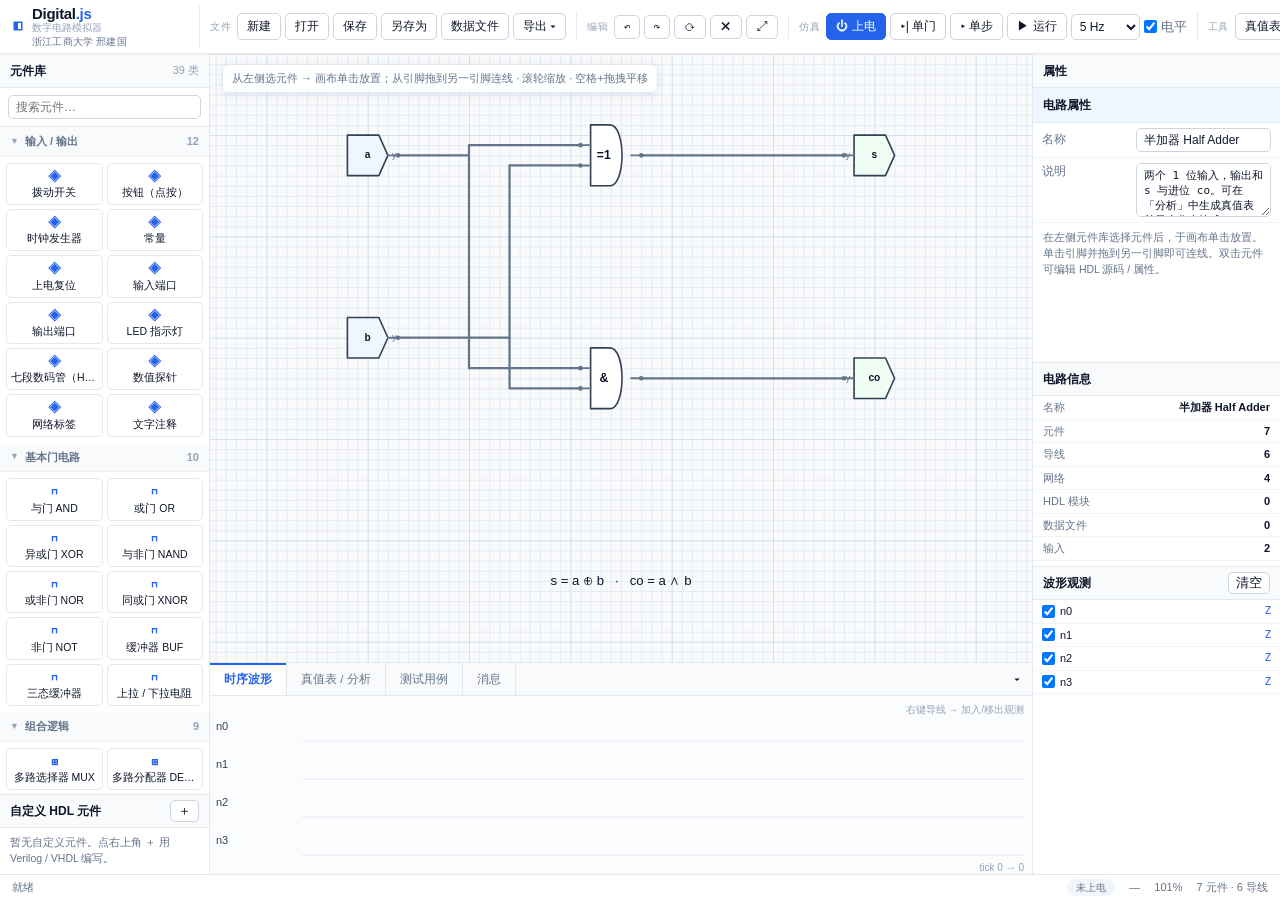
<file: index.html>
<!DOCTYPE html>
<html lang="zh-CN">
<head>
<meta charset="UTF-8">
<meta name="viewport" content="width=device-width, initial-scale=1">
<title>Digital.js · 数字电路模拟软件</title>
<link rel="stylesheet" href="css/style.css">
</head>
<body>

<header id="toolbar">
  <div class="brand"><span class="logo">◧</span><div><b>Digital<span>.js</span></b><small>数字电路模拟器</small><span class="byline">浙江工商大学 邢建国</span></div></div>

  <div class="tb-group">
    <span class="tb-label">文件</span>
    <button data-act="new" title="新建电路">新建</button>
    <button data-act="open" title="打开 .json 电路">打开</button>
    <button data-act="save" title="保存电路 (Ctrl+S)">保存</button>
    <button data-act="save-as" title="另存为… (Ctrl+Shift+S)">另存为</button>
    <button data-act="data-files" title="管理 $readmemh 使用的存储器数据文件">数据文件</button>
    <button data-act="export-menu" title="导出">导出 ▾</button>
  </div>

  <div class="tb-group">
    <span class="tb-label">编辑</span>
    <button data-act="undo" title="撤销 (Ctrl+Z)">↶</button>
    <button data-act="redo" title="重做 (Ctrl+Y)">↷</button>
    <button data-act="rotate" title="旋转 (R)">⟳</button>
    <button data-act="delete" title="删除 (Del)">✕</button>
    <button data-act="fit" title="适配视图 (F)">⤢</button>
  </div>

  <div class="tb-group sim-group">
    <span class="tb-label">仿真</span>
    <button data-act="power" id="btn-power" class="primary" title="上电 / 断电">⏻ 上电</button>
    <button data-act="gate-step" title="单门步进（定位振荡）">▸| 单门</button>
    <button data-act="step" title="单步（一个 tick）">▸ 单步</button>
    <button data-act="run" id="btn-run" title="连续运行 / 暂停">▶ 运行</button>
    <select id="speed" title="运行速度（tick / 秒）">
      <option value="1">1 Hz</option><option value="2">2 Hz</option><option value="5" selected>5 Hz</option>
      <option value="10">10 Hz</option><option value="25">25 Hz</option><option value="50">50 Hz</option>
      <option value="100">100 Hz</option><option value="500">500 Hz</option>
    </select>
    <label class="chk"><input type="checkbox" id="show-values" checked> 电平</label>
  </div>

  <div class="tb-group">
    <span class="tb-label">工具</span>
    <button data-act="truth" title="分析真值表并最小化">真值表</button>
    <button data-act="hdl" title="Verilog / VHDL 导出与编辑">HDL ▾</button>
    <button data-act="examples" title="内置示例">示例</button>
    <button data-act="help" title="帮助与快捷键">?</button>
  </div>

  <div class="tb-right"><span id="top-status">就绪</span></div>
</header>

<main>
  <aside id="palette" class="side">
    <div class="panel-head"><b>元件库</b><span id="comp-count"></span></div>
    <div class="search-box"><input id="search" placeholder="搜索元件…" autocomplete="off"></div>
    <div id="palette-list" class="scroll"></div>
    <div class="panel-head sub"><b>自定义 HDL 元件</b><button id="add-hdl" title="新建 HDL 元件">＋</button></div>
    <div id="hdl-list" class="scroll small"></div>
  </aside>

  <section id="workspace">
    <div id="canvas-wrap">
      <canvas id="canvas"></canvas>
      <div id="canvas-hint" class="hint"></div>
      <div id="place-badge" class="place-badge hidden"></div>
    </div>

    <div id="bottom-panel">
      <div class="tabs">
        <button class="tab active" data-tab="wave">时序波形</button>
        <button class="tab" data-tab="table">真值表 / 分析</button>
        <button class="tab" data-tab="tests">测试用例</button>
        <button class="tab" data-tab="log">消息 <span id="log-badge" class="badge hidden">0</span></button>
        <div class="tab-right"><button id="toggle-bottom" title="折叠 / 展开">▾</button></div>
      </div>
      <div class="tab-body">
        <div id="tab-wave" class="tab-pane active"><canvas id="wave"></canvas><div class="pane-tip">右键导线 → 加入/移出观测</div></div>
        <div id="tab-table" class="tab-pane scroll"><div class="empty">点击工具栏「真值表」分析当前电路</div></div>
        <div id="tab-tests" class="tab-pane">
          <div class="test-editor"><textarea id="test-editor" spellcheck="false" placeholder="a b | y&#10;0 0 | 0&#10;0 1 | 1"></textarea>
            <div class="test-side"><button data-act="run-tests" class="primary">▶ 运行测试</button><button data-act="gen-tests">生成模板</button><div id="test-summary"></div></div>
          </div>
          <div id="test-result" class="scroll"></div>
        </div>
        <div id="tab-log" class="tab-pane scroll"></div>
      </div>
    </div>
  </section>

  <aside id="inspector" class="side">
    <div class="panel-head"><b>属性</b></div>
    <div id="props" class="scroll"></div>
    <div class="panel-head sub"><b>电路信息</b></div>
    <div id="circuit-info" class="scroll small"></div>
    <div class="panel-head sub"><b>波形观测</b><button id="watch-clear" title="清空">清空</button></div>
    <div id="watch-list" class="scroll small"></div>
  </aside>
</main>

<footer id="status-bar">
  <span id="status-text">就绪</span>
  <span class="spacer"></span>
  <span id="status-sim" class="pill">未上电</span>
  <span id="status-coords">—</span>
  <span id="status-zoom">100%</span>
  <span id="status-count">0 元件</span>
</footer>

<div id="context-menu" class="ctx hidden"></div>
<div id="modal-root"></div>
<input type="file" id="file-input" hidden>
<input type="file" id="hdl-file-input" hidden accept=".v,.sv,.vhdl,.vhd,.txt">
<input type="file" id="data-file-input" hidden multiple accept=".hex,.mem,.mif,.dat,.bin,.txt,.v,.sv">

<script src="js/util.js"></script>
<script src="js/library.js"></script>
<script src="js/netlist.js"></script>
<script src="js/simulator.js"></script>
<script src="js/hdl-parse.js"></script>
<script src="js/hdl-io.js"></script>
<script src="js/analysis.js"></script>
<script src="js/examples.js"></script>
<script src="js/render.js"></script>
<script src="js/editor.js"></script>
<script src="js/app.js"></script>
</body>
</html>
</file>
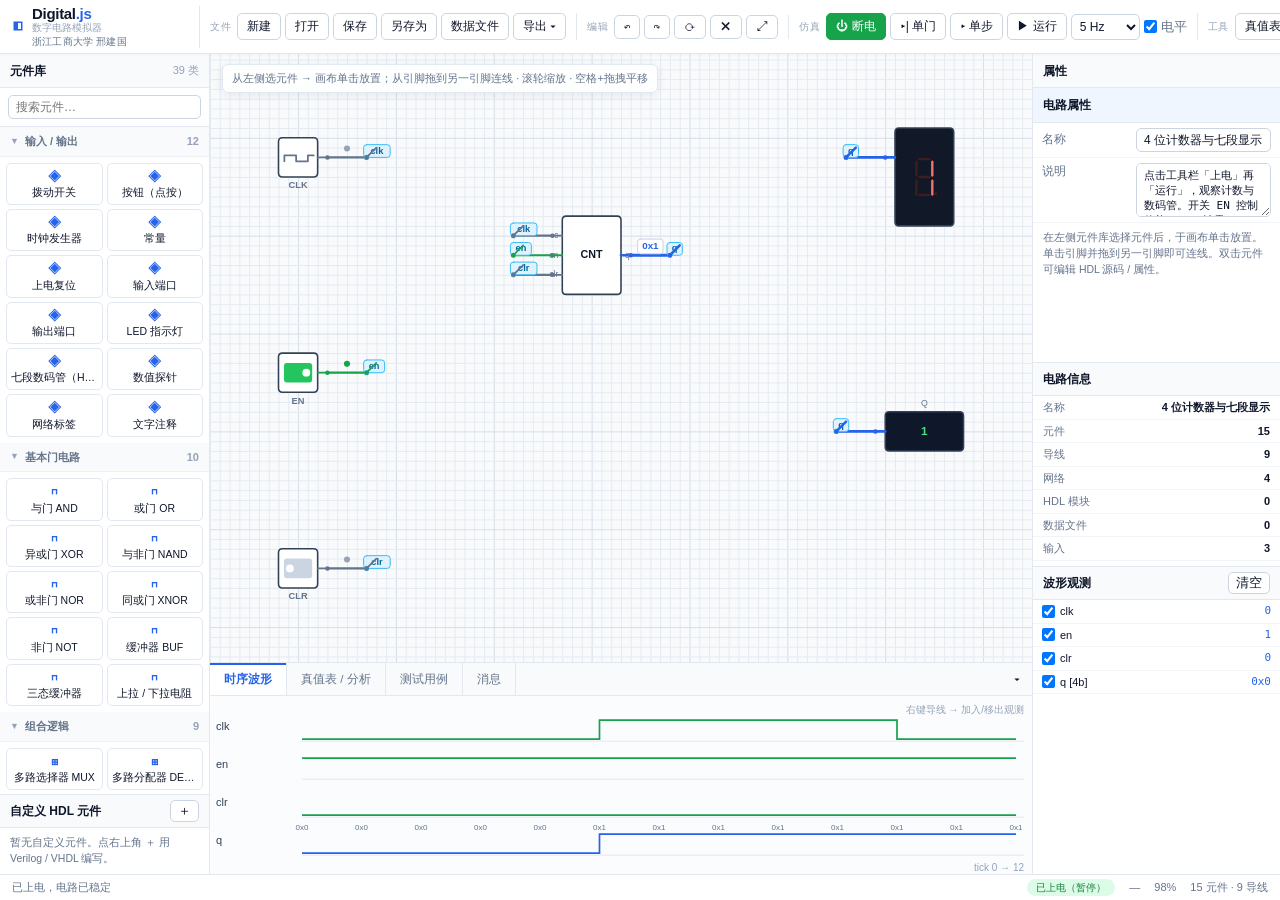
<file: tests/shot.html>
<!DOCTYPE html>
<html lang="zh-CN">
<head>
<meta charset="UTF-8">
<meta name="viewport" content="width=device-width, initial-scale=1">
<title>Digital.js · 数字电路模拟软件</title>
<link rel="stylesheet" href="../css/style.css">
</head>
<body>

<header id="toolbar">
  <div class="brand"><span class="logo">◧</span><div><b>Digital<span>.js</span></b><small>数字电路模拟器</small><span class="byline">浙江工商大学 邢建国</span></div></div>

  <div class="tb-group">
    <span class="tb-label">文件</span>
    <button data-act="new" title="新建电路">新建</button>
    <button data-act="open" title="打开 .json 电路">打开</button>
    <button data-act="save" title="保存电路 (Ctrl+S)">保存</button>
    <button data-act="save-as" title="另存为… (Ctrl+Shift+S)">另存为</button>
    <button data-act="data-files" title="管理 $readmemh 使用的存储器数据文件">数据文件</button>
    <button data-act="export-menu" title="导出">导出 ▾</button>
  </div>

  <div class="tb-group">
    <span class="tb-label">编辑</span>
    <button data-act="undo" title="撤销 (Ctrl+Z)">↶</button>
    <button data-act="redo" title="重做 (Ctrl+Y)">↷</button>
    <button data-act="rotate" title="旋转 (R)">⟳</button>
    <button data-act="delete" title="删除 (Del)">✕</button>
    <button data-act="fit" title="适配视图 (F)">⤢</button>
  </div>

  <div class="tb-group sim-group">
    <span class="tb-label">仿真</span>
    <button data-act="power" id="btn-power" class="primary" title="上电 / 断电">⏻ 上电</button>
    <button data-act="gate-step" title="单门步进（定位振荡）">▸| 单门</button>
    <button data-act="step" title="单步（一个 tick）">▸ 单步</button>
    <button data-act="run" id="btn-run" title="连续运行 / 暂停">▶ 运行</button>
    <select id="speed" title="运行速度（tick / 秒）">
      <option value="1">1 Hz</option><option value="2">2 Hz</option><option value="5" selected>5 Hz</option>
      <option value="10">10 Hz</option><option value="25">25 Hz</option><option value="50">50 Hz</option>
      <option value="100">100 Hz</option><option value="500">500 Hz</option>
    </select>
    <label class="chk"><input type="checkbox" id="show-values" checked> 电平</label>
  </div>

  <div class="tb-group">
    <span class="tb-label">工具</span>
    <button data-act="truth" title="分析真值表并最小化">真值表</button>
    <button data-act="hdl" title="Verilog / VHDL 导出与编辑">HDL ▾</button>
    <button data-act="examples" title="内置示例">示例</button>
    <button data-act="help" title="帮助与快捷键">?</button>
  </div>

  <div class="tb-right"><span id="top-status">就绪</span></div>
</header>

<main>
  <aside id="palette" class="side">
    <div class="panel-head"><b>元件库</b><span id="comp-count"></span></div>
    <div class="search-box"><input id="search" placeholder="搜索元件…" autocomplete="off"></div>
    <div id="palette-list" class="scroll"></div>
    <div class="panel-head sub"><b>自定义 HDL 元件</b><button id="add-hdl" title="新建 HDL 元件">＋</button></div>
    <div id="hdl-list" class="scroll small"></div>
  </aside>

  <section id="workspace">
    <div id="canvas-wrap">
      <canvas id="canvas"></canvas>
      <div id="canvas-hint" class="hint"></div>
      <div id="place-badge" class="place-badge hidden"></div>
    </div>

    <div id="bottom-panel">
      <div class="tabs">
        <button class="tab active" data-tab="wave">时序波形</button>
        <button class="tab" data-tab="table">真值表 / 分析</button>
        <button class="tab" data-tab="tests">测试用例</button>
        <button class="tab" data-tab="log">消息 <span id="log-badge" class="badge hidden">0</span></button>
        <div class="tab-right"><button id="toggle-bottom" title="折叠 / 展开">▾</button></div>
      </div>
      <div class="tab-body">
        <div id="tab-wave" class="tab-pane active"><canvas id="wave"></canvas><div class="pane-tip">右键导线 → 加入/移出观测</div></div>
        <div id="tab-table" class="tab-pane scroll"><div class="empty">点击工具栏「真值表」分析当前电路</div></div>
        <div id="tab-tests" class="tab-pane">
          <div class="test-editor"><textarea id="test-editor" spellcheck="false" placeholder="a b | y&#10;0 0 | 0&#10;0 1 | 1"></textarea>
            <div class="test-side"><button data-act="run-tests" class="primary">▶ 运行测试</button><button data-act="gen-tests">生成模板</button><div id="test-summary"></div></div>
          </div>
          <div id="test-result" class="scroll"></div>
        </div>
        <div id="tab-log" class="tab-pane scroll"></div>
      </div>
    </div>
  </section>

  <aside id="inspector" class="side">
    <div class="panel-head"><b>属性</b></div>
    <div id="props" class="scroll"></div>
    <div class="panel-head sub"><b>电路信息</b></div>
    <div id="circuit-info" class="scroll small"></div>
    <div class="panel-head sub"><b>波形观测</b><button id="watch-clear" title="清空">清空</button></div>
    <div id="watch-list" class="scroll small"></div>
  </aside>
</main>

<footer id="status-bar">
  <span id="status-text">就绪</span>
  <span class="spacer"></span>
  <span id="status-sim" class="pill">未上电</span>
  <span id="status-coords">—</span>
  <span id="status-zoom">100%</span>
  <span id="status-count">0 元件</span>
</footer>

<div id="context-menu" class="ctx hidden"></div>
<div id="modal-root"></div>
<input type="file" id="file-input" hidden>
<input type="file" id="hdl-file-input" hidden accept=".v,.sv,.vhdl,.vhd,.txt">
<input type="file" id="data-file-input" hidden multiple accept=".hex,.mem,.mif,.dat,.bin,.txt,.v,.sv">

<script src="../js/util.js"></script>
<script src="../js/library.js"></script>
<script src="../js/netlist.js"></script>
<script src="../js/simulator.js"></script>
<script src="../js/hdl-parse.js"></script>
<script src="../js/hdl-io.js"></script>
<script src="../js/analysis.js"></script>
<script src="../js/examples.js"></script>
<script src="../js/render.js"></script>
<script src="../js/editor.js"></script>
<script src="../js/app.js"></script>
<script>
document.addEventListener('DOMContentLoaded',function(){setTimeout(function(){
 var A=DIG.App; A.loadCircuit(DIG.Examples.counterDisplay()); A.powerToggle();
 A.sim.stepTick(12); A.switchTab('wave'); A.repaint(); A.sizeCanvases(); A.repaint();
},80);});
</script></body>
</html>
</file>
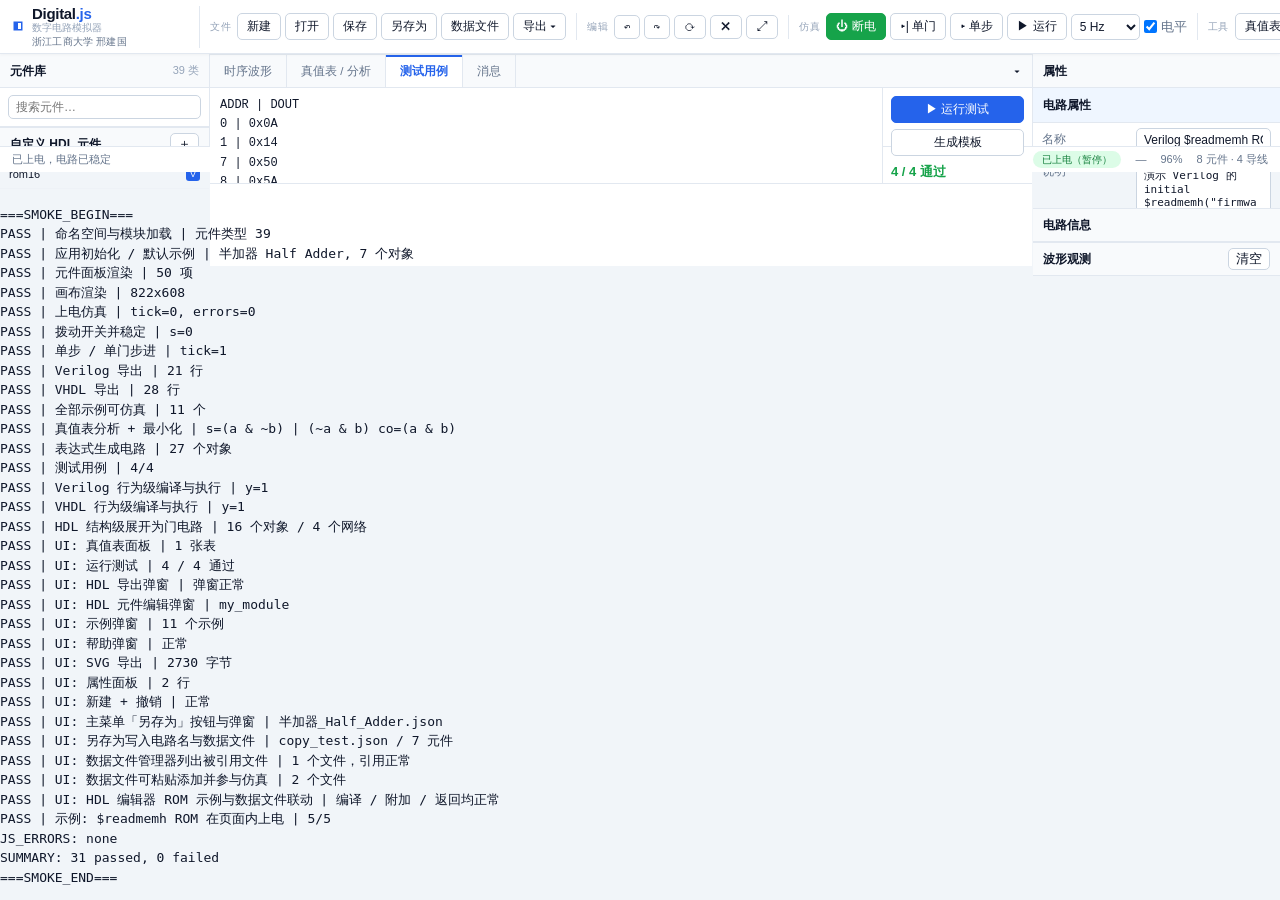
<file: tests/smoke.html>
<!DOCTYPE html>
<html lang="zh-CN">
<head>
<meta charset="UTF-8">
<meta name="viewport" content="width=device-width, initial-scale=1">
<title>Digital.js · 数字电路模拟软件</title>
<link rel="stylesheet" href="../css/style.css">
</head>
<body>

<header id="toolbar">
  <div class="brand"><span class="logo">◧</span><div><b>Digital<span>.js</span></b><small>数字电路模拟器</small><span class="byline">浙江工商大学 邢建国</span></div></div>

  <div class="tb-group">
    <span class="tb-label">文件</span>
    <button data-act="new" title="新建电路">新建</button>
    <button data-act="open" title="打开 .json 电路">打开</button>
    <button data-act="save" title="保存电路 (Ctrl+S)">保存</button>
    <button data-act="save-as" title="另存为… (Ctrl+Shift+S)">另存为</button>
    <button data-act="data-files" title="管理 $readmemh 使用的存储器数据文件">数据文件</button>
    <button data-act="export-menu" title="导出">导出 ▾</button>
  </div>

  <div class="tb-group">
    <span class="tb-label">编辑</span>
    <button data-act="undo" title="撤销 (Ctrl+Z)">↶</button>
    <button data-act="redo" title="重做 (Ctrl+Y)">↷</button>
    <button data-act="rotate" title="旋转 (R)">⟳</button>
    <button data-act="delete" title="删除 (Del)">✕</button>
    <button data-act="fit" title="适配视图 (F)">⤢</button>
  </div>

  <div class="tb-group sim-group">
    <span class="tb-label">仿真</span>
    <button data-act="power" id="btn-power" class="primary" title="上电 / 断电">⏻ 上电</button>
    <button data-act="gate-step" title="单门步进（定位振荡）">▸| 单门</button>
    <button data-act="step" title="单步（一个 tick）">▸ 单步</button>
    <button data-act="run" id="btn-run" title="连续运行 / 暂停">▶ 运行</button>
    <select id="speed" title="运行速度（tick / 秒）">
      <option value="1">1 Hz</option><option value="2">2 Hz</option><option value="5" selected>5 Hz</option>
      <option value="10">10 Hz</option><option value="25">25 Hz</option><option value="50">50 Hz</option>
      <option value="100">100 Hz</option><option value="500">500 Hz</option>
    </select>
    <label class="chk"><input type="checkbox" id="show-values" checked> 电平</label>
  </div>

  <div class="tb-group">
    <span class="tb-label">工具</span>
    <button data-act="truth" title="分析真值表并最小化">真值表</button>
    <button data-act="hdl" title="Verilog / VHDL 导出与编辑">HDL ▾</button>
    <button data-act="examples" title="内置示例">示例</button>
    <button data-act="help" title="帮助与快捷键">?</button>
  </div>

  <div class="tb-right"><span id="top-status">就绪</span></div>
</header>

<main>
  <aside id="palette" class="side">
    <div class="panel-head"><b>元件库</b><span id="comp-count"></span></div>
    <div class="search-box"><input id="search" placeholder="搜索元件…" autocomplete="off"></div>
    <div id="palette-list" class="scroll"></div>
    <div class="panel-head sub"><b>自定义 HDL 元件</b><button id="add-hdl" title="新建 HDL 元件">＋</button></div>
    <div id="hdl-list" class="scroll small"></div>
  </aside>

  <section id="workspace">
    <div id="canvas-wrap">
      <canvas id="canvas"></canvas>
      <div id="canvas-hint" class="hint"></div>
      <div id="place-badge" class="place-badge hidden"></div>
    </div>

    <div id="bottom-panel">
      <div class="tabs">
        <button class="tab active" data-tab="wave">时序波形</button>
        <button class="tab" data-tab="table">真值表 / 分析</button>
        <button class="tab" data-tab="tests">测试用例</button>
        <button class="tab" data-tab="log">消息 <span id="log-badge" class="badge hidden">0</span></button>
        <div class="tab-right"><button id="toggle-bottom" title="折叠 / 展开">▾</button></div>
      </div>
      <div class="tab-body">
        <div id="tab-wave" class="tab-pane active"><canvas id="wave"></canvas><div class="pane-tip">右键导线 → 加入/移出观测</div></div>
        <div id="tab-table" class="tab-pane scroll"><div class="empty">点击工具栏「真值表」分析当前电路</div></div>
        <div id="tab-tests" class="tab-pane">
          <div class="test-editor"><textarea id="test-editor" spellcheck="false" placeholder="a b | y&#10;0 0 | 0&#10;0 1 | 1"></textarea>
            <div class="test-side"><button data-act="run-tests" class="primary">▶ 运行测试</button><button data-act="gen-tests">生成模板</button><div id="test-summary"></div></div>
          </div>
          <div id="test-result" class="scroll"></div>
        </div>
        <div id="tab-log" class="tab-pane scroll"></div>
      </div>
    </div>
  </section>

  <aside id="inspector" class="side">
    <div class="panel-head"><b>属性</b></div>
    <div id="props" class="scroll"></div>
    <div class="panel-head sub"><b>电路信息</b></div>
    <div id="circuit-info" class="scroll small"></div>
    <div class="panel-head sub"><b>波形观测</b><button id="watch-clear" title="清空">清空</button></div>
    <div id="watch-list" class="scroll small"></div>
  </aside>
</main>

<footer id="status-bar">
  <span id="status-text">就绪</span>
  <span class="spacer"></span>
  <span id="status-sim" class="pill">未上电</span>
  <span id="status-coords">—</span>
  <span id="status-zoom">100%</span>
  <span id="status-count">0 元件</span>
</footer>

<div id="context-menu" class="ctx hidden"></div>
<div id="modal-root"></div>
<input type="file" id="file-input" hidden>
<input type="file" id="hdl-file-input" hidden accept=".v,.sv,.vhdl,.vhd,.txt">
<input type="file" id="data-file-input" hidden multiple accept=".hex,.mem,.mif,.dat,.bin,.txt,.v,.sv">

<script src="../js/util.js"></script>
<script src="../js/library.js"></script>
<script src="../js/netlist.js"></script>
<script src="../js/simulator.js"></script>
<script src="../js/hdl-parse.js"></script>
<script src="../js/hdl-io.js"></script>
<script src="../js/analysis.js"></script>
<script src="../js/examples.js"></script>
<script src="../js/render.js"></script>
<script src="../js/editor.js"></script>
<script src="../js/app.js"></script>
<script src="smoke.js"></script></body>
</html>
</file>
<file: css/style.css>
:root{
  --bg:#f1f5f9; --panel:#ffffff; --panel2:#f8fafc; --line:#e2e8f0; --line2:#cbd5e1;
  --text:#0f172a; --dim:#64748b; --muted:#94a3b8;
  --accent:#2563eb; --accent-bg:#eff6ff; --green:#16a34a; --red:#dc2626; --amber:#f59e0b;
  --radius:7px; --shadow:0 2px 10px rgba(15,23,42,.08);
}
*{box-sizing:border-box}
html,body{height:100%;margin:0}
body{
  font:13px/1.5 "Segoe UI","Microsoft YaHei",-apple-system,sans-serif;
  color:var(--text);background:var(--bg);overflow:hidden;display:flex;flex-direction:column;
}
button,input,select,textarea{font-family:inherit;font-size:12px;color:var(--text)}
button{cursor:pointer;background:#fff;border:1px solid var(--line2);border-radius:5px;padding:4px 9px;transition:.12s;white-space:nowrap}
button:hover{background:var(--accent-bg);border-color:#93c5fd}
button:active{transform:translateY(1px)}
button.primary{background:var(--accent);border-color:var(--accent);color:#fff}
button.primary:hover{background:#1d4ed8}
button.primary.on{background:var(--green);border-color:var(--green)}
input,select,textarea{border:1px solid var(--line2);border-radius:5px;padding:4px 7px;background:#fff;outline:none}
input:focus,select:focus,textarea:focus{border-color:var(--accent);box-shadow:0 0 0 2px rgba(37,99,235,.12)}
label.chk{display:flex;align-items:center;gap:4px;color:var(--dim);cursor:pointer;white-space:nowrap}
label.chk input{margin:0}
.hidden{display:none!important}
.scroll{overflow:auto;scrollbar-width:thin;scrollbar-color:#cbd5e1 transparent}
.scroll::-webkit-scrollbar{width:8px;height:8px}
.scroll::-webkit-scrollbar-thumb{background:#cbd5e1;border-radius:4px}
.small{font-size:12px}

/* ---- toolbar ---- */
#toolbar{height:54px;min-height:54px;background:var(--panel);border-bottom:1px solid var(--line);display:flex;align-items:center;gap:10px;padding:0 12px;box-shadow:0 1px 3px rgba(15,23,42,.04);z-index:5;overflow-x:auto}
.brand{display:flex;align-items:center;gap:8px;padding-right:12px;border-right:1px solid var(--line);min-width:188px;flex:0 0 auto}
.brand .logo{font-size:24px;color:var(--accent);line-height:1}
.brand b{font-size:15px;letter-spacing:-.3px;display:block;line-height:1.1}
.brand b span{color:var(--accent)}
.brand small{color:var(--muted);font-size:10px;line-height:1.25;display:block}
.brand .byline{display:block;color:var(--dim);font-size:10px;line-height:1.3;letter-spacing:.2px;white-space:nowrap}
.tb-group{display:flex;align-items:center;gap:4px;padding-right:10px;border-right:1px solid var(--line);white-space:nowrap}
.tb-label{font-size:10px;color:var(--muted);margin-right:2px;letter-spacing:.5px}
.tb-group select{padding:4px 4px}
.sim-group button{min-width:36px}
.tb-right{margin-left:auto;color:var(--dim);font-size:11px;white-space:nowrap}
#top-status{max-width:260px;overflow:hidden;text-overflow:ellipsis}

/* ---- layout ---- */
main{flex:1;display:flex;min-height:0}
.side{background:var(--panel);display:flex;flex-direction:column;min-height:0}
#palette{width:210px;min-width:210px;border-right:1px solid var(--line)}
#inspector{width:248px;min-width:248px;border-left:1px solid var(--line)}
.panel-head{height:34px;min-height:34px;display:flex;align-items:center;justify-content:space-between;padding:0 10px;background:var(--panel2);border-bottom:1px solid var(--line);font-size:12px}
.panel-head.sub{border-top:1px solid var(--line)}
.panel-head span{color:var(--muted);font-size:11px}
.panel-head button{padding:1px 7px;font-size:13px}
.search-box{padding:7px 8px;border-bottom:1px solid var(--line)}
.search-box input{width:100%}
#palette-list{flex:1}
#palette-list.small,#hdl-list{max-height:150px}
#hdl-list{min-height:46px}
.cat-head{display:flex;align-items:center;gap:6px;padding:6px 10px;background:#f8fafc;color:var(--dim);font-weight:600;font-size:11px;cursor:pointer;border-bottom:1px solid #eef2f7;user-select:none}
.cat-head:hover{background:#eef6ff}
.cat-head .caret{font-size:9px;color:var(--muted);transition:.15s}
.cat-head.closed .caret{transform:rotate(-90deg)}
.cat-items{display:grid;grid-template-columns:1fr 1fr;gap:4px;padding:6px}
.cat-items.closed{display:none}
.pal-item{border:1px solid var(--line);border-radius:5px;background:#fff;padding:5px 4px;text-align:center;font-size:10.5px;line-height:1.25;cursor:pointer;overflow:hidden;text-overflow:ellipsis;white-space:nowrap;transition:.12s}
.pal-item:hover{border-color:var(--accent);background:var(--accent-bg);color:var(--accent)}
.pal-item.active{border-color:var(--accent);background:var(--accent);color:#fff}
.pal-item .pi-ico{display:block;font-size:13px;font-weight:700;color:var(--accent);margin-bottom:1px}
.pal-item:hover .pi-ico,.pal-item.active .pi-ico{color:inherit}
.hdl-item{padding:5px 9px;border-bottom:1px solid #eef2f7;cursor:pointer;display:flex;justify-content:space-between;gap:6px;font-size:11px}
.hdl-item:hover{background:var(--accent-bg)}
.hdl-item .lang{font-size:9px;color:#fff;background:var(--accent);border-radius:3px;padding:0 4px;align-self:center}
.hdl-item .lang.vhdl{background:#7c3aed}

/* ---- canvas ---- */
#workspace{flex:1;display:flex;flex-direction:column;min-width:0;min-height:0}
#canvas-wrap{flex:1;position:relative;min-height:0;overflow:hidden;background:#f8fafc}
#canvas{position:absolute;inset:0;width:100%;height:100%;display:block;cursor:crosshair;outline:none}
#canvas:focus{outline:none}
.hint{position:absolute;left:12px;top:10px;background:rgba(255,255,255,.92);border:1px solid var(--line);border-radius:6px;padding:5px 9px;font-size:11px;color:var(--dim);box-shadow:var(--shadow);pointer-events:none;max-width:520px}
.place-badge{position:absolute;right:12px;top:10px;background:var(--accent);color:#fff;border-radius:20px;padding:4px 12px;font-size:11px;box-shadow:var(--shadow)}
#bottom-panel{height:212px;min-height:212px;background:var(--panel);border-top:1px solid var(--line);display:flex;flex-direction:column}
#bottom-panel.collapsed{height:34px;min-height:34px}
#bottom-panel.collapsed .tab-body{display:none}
.tabs{height:33px;min-height:33px;display:flex;align-items:stretch;border-bottom:1px solid var(--line);background:var(--panel2)}
.tab{border:0;border-radius:0;background:transparent;padding:0 14px;font-size:11.5px;color:var(--dim);border-right:1px solid var(--line)}
.tab:hover{background:#eef6ff;color:var(--accent)}
.tab.active{background:#fff;color:var(--accent);font-weight:600;box-shadow:inset 0 2px 0 var(--accent)}
.tab-right{margin-left:auto;display:flex;align-items:center}
.tab-right button{border:0;background:transparent;padding:0 12px;height:100%}
.badge{background:var(--red);color:#fff;border-radius:9px;padding:0 5px;font-size:9px;margin-left:3px}
.tab-body{flex:1;min-height:0;position:relative}
.tab-pane{display:none;position:absolute;inset:0}
.tab-pane.active{display:block}
#wave{width:100%;height:100%;display:block}
.pane-tip{position:absolute;right:8px;top:6px;font-size:10px;color:var(--muted);pointer-events:none}
.empty{padding:24px;text-align:center;color:var(--muted);font-size:12px}
table.grid{border-collapse:collapse;font-size:11px;margin:8px;width:calc(100% - 16px)}
table.grid th,table.grid td{border:1px solid var(--line);padding:3px 8px;text-align:center;white-space:nowrap}
table.grid th{background:var(--panel2);position:sticky;top:0;font-weight:600}
table.grid tr:nth-child(even) td{background:#fbfcfe}
table.grid td.hi{color:var(--green);font-weight:600}
table.grid td.bad{background:#fef2f2!important;color:var(--red);font-weight:600}
.pane-section{padding:8px 12px;border-bottom:1px solid var(--line)}
.pane-section h4{margin:0 0 6px;font-size:12px}
.expr{font-family:Consolas,monospace;background:#f1f5f9;padding:5px 8px;border-radius:4px;display:inline-block;margin:2px 6px 2px 0;font-size:11px;color:#0f172a}
.test-editor{display:flex;height:96px;min-height:96px;border-bottom:1px solid var(--line)}
#test-editor{flex:1;border:0;border-radius:0;resize:none;font-family:Consolas,"Courier New",monospace;font-size:12px;line-height:1.6;padding:8px 10px}
.test-side{width:150px;border-left:1px solid var(--line);padding:8px;display:flex;flex-direction:column;gap:6px}
.test-side button{width:100%}
#test-result{height:calc(100% - 96px)}
.log-line{padding:4px 12px;border-bottom:1px solid #f1f5f9;font-size:11.5px;display:flex;gap:8px}
.log-line .tag{font-size:9px;padding:0 5px;border-radius:3px;color:#fff;height:16px;line-height:16px}
.tag.err{background:var(--red)}.tag.warn{background:var(--amber)}.tag.info{background:var(--accent)}.tag.ok{background:var(--green)}

/* ---- inspector ---- */
#props{flex:1;min-height:120px}
#circuit-info{max-height:170px}
#watch-list{flex:1}
.prop-row{display:flex;align-items:center;gap:6px;padding:5px 9px;border-bottom:1px solid #f1f5f9;font-size:11.5px}
.prop-row label{width:88px;min-width:88px;color:var(--dim)}
.prop-row input,.prop-row select,.prop-row textarea{flex:1;min-width:0}
.prop-row textarea{resize:vertical;min-height:54px;font-family:Consolas,monospace;font-size:11px}
.prop-title{padding:8px 10px;font-weight:600;background:var(--accent-bg);border-bottom:1px solid var(--line);font-size:12px}
.prop-note{padding:7px 10px;color:var(--dim);font-size:10.5px;line-height:1.5}
.info-row{display:flex;justify-content:space-between;padding:3px 10px;border-bottom:1px solid #f1f5f9;font-size:11px}
.info-row span:first-child{color:var(--dim)}
.watch-row{display:flex;align-items:center;gap:5px;padding:3px 9px;font-size:11px;border-bottom:1px solid #f1f5f9}
.watch-row input{margin:0}
.watch-row .nm{flex:1;overflow:hidden;text-overflow:ellipsis;white-space:nowrap}
.watch-row .v{font-family:Consolas,monospace;color:var(--accent)}

/* ---- status ---- */
#status-bar{height:26px;min-height:26px;background:var(--panel);border-top:1px solid var(--line);display:flex;align-items:center;gap:14px;padding:0 12px;font-size:11px;color:var(--dim)}
.spacer{flex:1}
.pill{background:#f1f5f9;border-radius:10px;padding:1px 9px;font-size:10px}
.pill.on{background:#dcfce7;color:#15803d}
.pill.run{background:#dbeafe;color:#1d4ed8}
.pill.err{background:#fee2e2;color:#b91c1c}

/* ---- context menu / modal ---- */
.ctx{position:fixed;z-index:60;background:#fff;border:1px solid var(--line2);border-radius:7px;box-shadow:0 8px 28px rgba(15,23,42,.18);min-width:170px;padding:5px}
.ctx button{display:block;width:100%;text-align:left;border:0;background:transparent;padding:6px 10px;border-radius:4px;font-size:12px}
.ctx button:hover{background:var(--accent-bg);color:var(--accent)}
.ctx hr{border:0;border-top:1px solid var(--line);margin:4px 2px}
.modal-mask{position:fixed;inset:0;background:rgba(15,23,42,.42);z-index:70;display:flex;align-items:center;justify-content:center;padding:24px}
.modal{background:#fff;border-radius:10px;box-shadow:0 20px 60px rgba(15,23,42,.3);width:min(920px,96vw);max-height:90vh;display:flex;flex-direction:column;overflow:hidden}
.modal.small{width:min(520px,94vw)}
.modal-head{display:flex;align-items:center;justify-content:space-between;padding:12px 16px;border-bottom:1px solid var(--line);background:var(--panel2)}
.modal-head h3{margin:0;font-size:14px}
.modal-head .x{border:0;background:transparent;font-size:18px;color:var(--dim);padding:0 6px}
.modal-body{padding:14px 16px;overflow:auto;flex:1;min-height:0}
.modal-foot{padding:10px 16px;border-top:1px solid var(--line);display:flex;gap:8px;justify-content:flex-end;align-items:center;background:var(--panel2)}
.modal-foot .left{margin-right:auto;color:var(--dim);font-size:11px}
.code-area{width:100%;height:min(52vh,460px);font-family:Consolas,"Courier New",monospace;font-size:12px;line-height:1.55;white-space:pre;tab-size:2;resize:vertical}
.hdl-tabs{display:flex;gap:6px;margin-bottom:10px}
.hdl-tabs button.active{background:var(--accent);color:#fff;border-color:var(--accent)}
.err-box{color:var(--red);background:#fef2f2;border:1px solid #fecaca;padding:8px 10px;border-radius:5px;margin-top:8px;font-size:11.5px;white-space:pre-wrap}
.ok-box{color:#15803d;background:#f0fdf4;border:1px solid #bbf7d0;padding:7px 10px;border-radius:5px;margin-top:8px;font-size:11.5px}
.ex-grid{display:grid;grid-template-columns:repeat(auto-fill,minmax(210px,1fr));gap:10px}
.ex-card{border:1px solid var(--line);border-radius:8px;padding:11px;cursor:pointer;background:#fff;transition:.15s}
.ex-card:hover{border-color:var(--accent);box-shadow:var(--shadow);transform:translateY(-2px)}
.ex-card b{display:block;font-size:12.5px;margin-bottom:3px}
.ex-card .cat{font-size:9px;color:var(--accent);background:var(--accent-bg);border-radius:3px;padding:1px 5px;display:inline-block;margin-bottom:5px}
.ex-card p{margin:0;color:var(--dim);font-size:10.5px;line-height:1.5}
.help h4{margin:14px 0 5px;font-size:12.5px;color:var(--accent)}
.help p,.help li{font-size:11.5px;color:#334155;line-height:1.7}
.help ul{margin:4px 0;padding-left:20px}
.help code{background:#f1f5f9;padding:1px 4px;border-radius:3px;font-family:Consolas,monospace;font-size:11px}
.kbd{display:inline-block;border:1px solid var(--line2);border-bottom-width:2px;border-radius:4px;padding:0 5px;font-size:10px;background:#f8fafc;margin:0 2px}
.form-row{display:flex;align-items:center;gap:8px;margin-bottom:10px}
.form-row label{width:96px;color:var(--dim);font-size:11.5px}
.form-row input,.form-row select{flex:1}
.quick-list{max-height:220px;overflow:auto;border:1px solid var(--line);border-radius:5px}
.quick-item{padding:5px 9px;border-bottom:1px solid #f1f5f9;cursor:pointer;font-size:11.5px;display:flex;justify-content:space-between}
.quick-item:hover{background:var(--accent-bg)}
.drop-zone{border:2px dashed var(--line2);border-radius:8px;padding:18px;text-align:center;color:var(--dim);font-size:12px;margin-bottom:10px;transition:.15s}
.drop-zone code{background:#f1f5f9;padding:1px 4px;border-radius:3px;font-family:Consolas,monospace;font-size:11px}
.df-table{width:100%;border-collapse:collapse;font-size:11.5px}
.df-table td{border-bottom:1px solid var(--line);padding:6px 5px;vertical-align:middle}
.df-table b{font-family:Consolas,monospace;color:var(--accent)}
.df-prev{color:var(--muted);font-family:Consolas,monospace;font-size:10.5px;white-space:nowrap;overflow:hidden;text-overflow:ellipsis;max-width:330px}
.df-meta{color:var(--dim);white-space:nowrap;width:110px}
.df-ops{text-align:right;white-space:nowrap}
.df-ops button{padding:2px 7px;font-size:11px}
</file>
